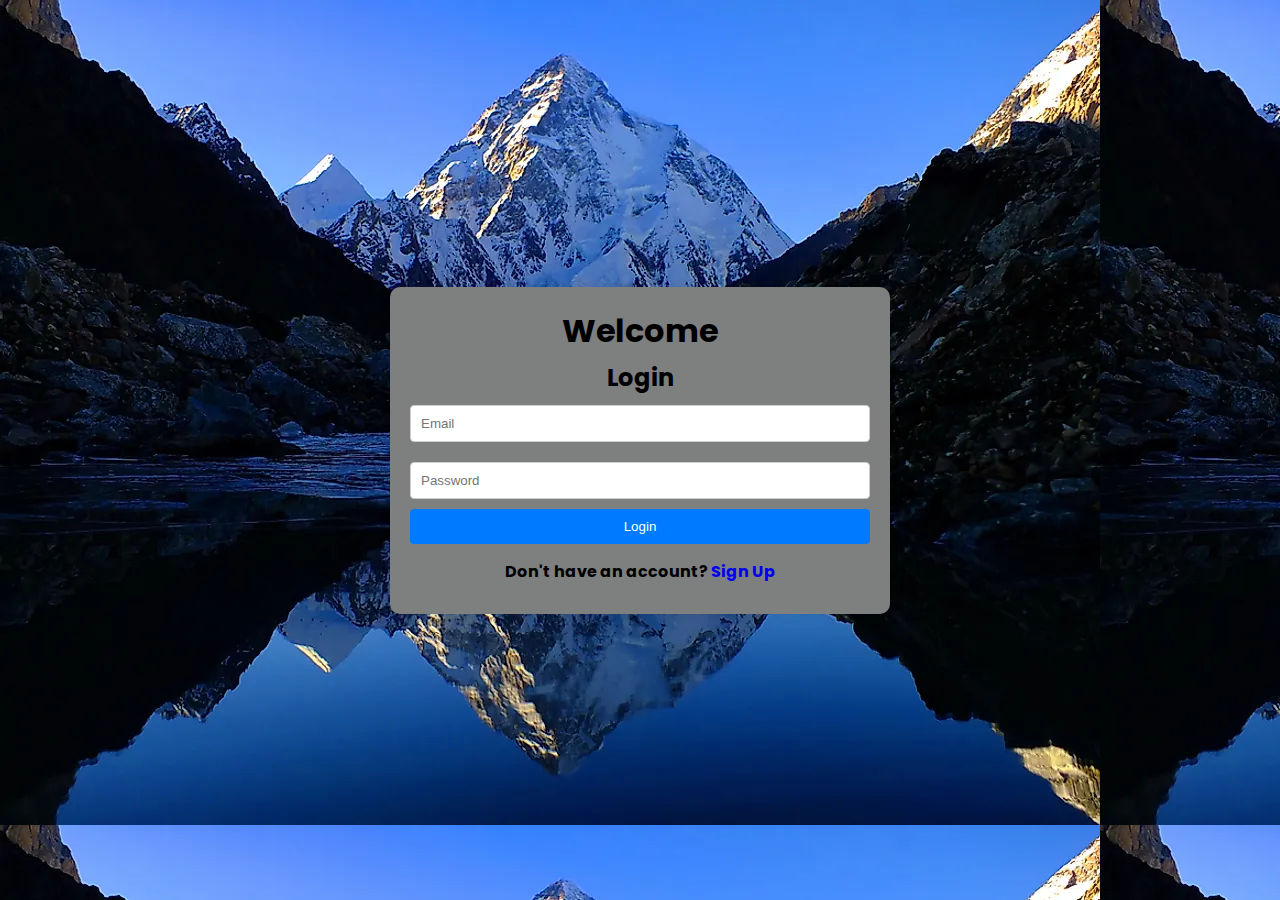
<file: account.html>
<!DOCTYPE html>
<html lang="en">
    <link rel="stylesheet" href="account.css">
<head>
    <meta charset="UTF-8">
    <meta name="viewport" content="width=device-width, initial-scale=1.0">
    <title>Login / Sign Up</title>
    <link rel="stylesheet" href="styles.css">
    <link href="https://fonts.googleapis.com/css2?family=Roboto:wght@400;700&display=swap" rel="stylesheet">
</head>
<body>
    <div class="container">
        <h1>Welcome</h1>
        <div class="form-container">
            <form id="login-form">
                <h2>Login</h2>
                <input type="email" placeholder="Email" required>
                <input type="password" placeholder="Password" required>
                <button type="submit">Login</button>
            </form>
            <div class="divider">
            <div class="switch-form">
                <p>Don't have an account? <a href="#" id="show-signup">Sign Up</a></p>
            </div>
        </div>
    </div>

    <script>
        const showSignup = document.getElementById('show-signup');
        const loginForm = document.getElementById('login-form');

        showSignup.addEventListener('click', function(e) {
            e.preventDefault();
            loginForm.innerHTML = `
                <h2>Sign Up</h2>
                <input type="text" placeholder="Full Name" required>
                <input type="email" placeholder="Email" required>
                <input type="password" placeholder="Password" required>
                <button type="submit">Sign Up</button>
            `;
            document.querySelector('.switch-form p').innerHTML = `Already have an account? <a href="#" id="show-login">Login</a>`;
            document.getElementById('show-login').addEventListener('click', function(e) {
                e.preventDefault();
                loginForm.innerHTML = `
                    <h2>Login</h2>
                    <input type="email" placeholder="Email" required>
                    <input type="password" placeholder="Password" required>
                    <button type="submit">Login</button>
                `;
                document.querySelector('.switch-form p').innerHTML = `Don't have an account? <a href="#" id="show-signup">Sign Up</a>`;
            });
        });
    </script>
</body>
</html>
</file>
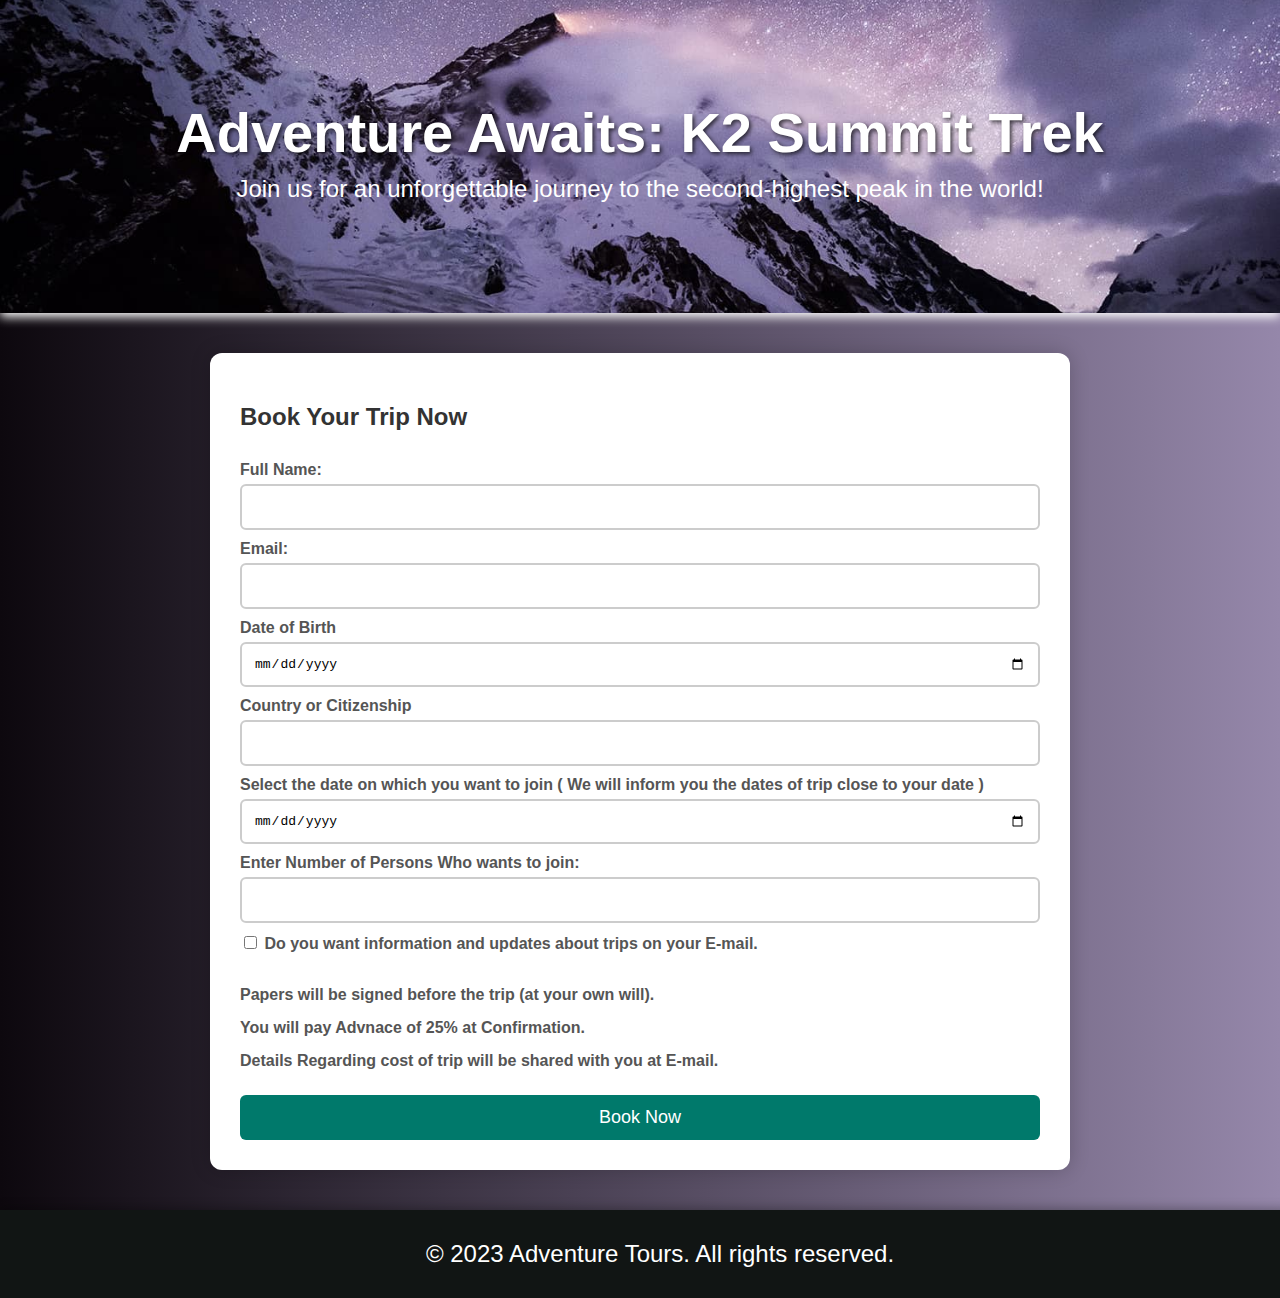
<file: book.html>
<!DOCTYPE html>
<html lang="en">
<head>
    <meta charset="UTF-8">
    <meta name="viewport" content="width=device-width, initial-scale=1.0">
    <title>Book Your K2 Summit Trip</title>
    <link rel="stylesheet" href="book.css">
</head>
<body>
    <header>
        <h1>Adventure Awaits: K2 Summit Trek</h1>
        <p>Join us for an unforgettable journey to the second-highest peak in the world!</p>
    </header>

    <div class="container">
        <form class="booking-form">
            <h2>Book Your Trip Now</h2>
            <label for="name">Full Name:</label>
            <input type="text" id="name" name="name" required>

            <label for="email">Email:</label>
            <input type="email" id="email" name="email" required>

            <label for="Date Of Birth">Date of Birth</label>
            <input type="date" id="checkin" name="checkin" required>

            <label for="Country">Country or Citizenship</label>
            <input type="text" id="Country" name="Country" required>

            <label for="checkout">Select the date on which you want to join ( We will inform you the dates of trip close to your date )</label>
            <input type="date" id="checkout" name="checkout" required>

            <label for="guests">Enter Number of Persons Who wants to join:</label>
            <input type="number" id="guests" name="guests" min="1" required>

            <label>
                <input type="checkbox" name="option1" value="value1"> Do you want information and updates about trips on your E-mail.
            </label><br>
            <label for="contract">Papers will be signed before the trip (at your own will).</label>
            <label for="Payment">You will pay Advnace of 25% at Confirmation. </label>
            <label for="payment1">Details Regarding cost of trip will be shared with you at E-mail.</label>

            <button type="button" onclick="bookNow()">Book Now</button>
        </form>
    </div>

    <footer>
        <p>&copy; 2023 Adventure Tours. All rights reserved.</p>
    </footer>

    <script>
        function bookNow() {
            // Get user input values
            const name = document.getElementById("name").value;
            const email = document.getElementById("email").value;
            const departureDate = document.getElementById("checkin").value;
            const checkoutDate = document.getElementById("checkout").value;
            const guests = document.getElementById("guests").value;

            // Store values in local storage
            localStorage.setItem('name', name);
            localStorage.setItem('email', email);
            localStorage.setItem('departureDate', departureDate);
            localStorage.setItem('checkoutDate', checkoutDate);
            localStorage.setItem('guests', guests);

            // Redirect to the thank you page
            window.location.href = "thankyou.html";
        }
    </script>
</body>
</html>
</file>
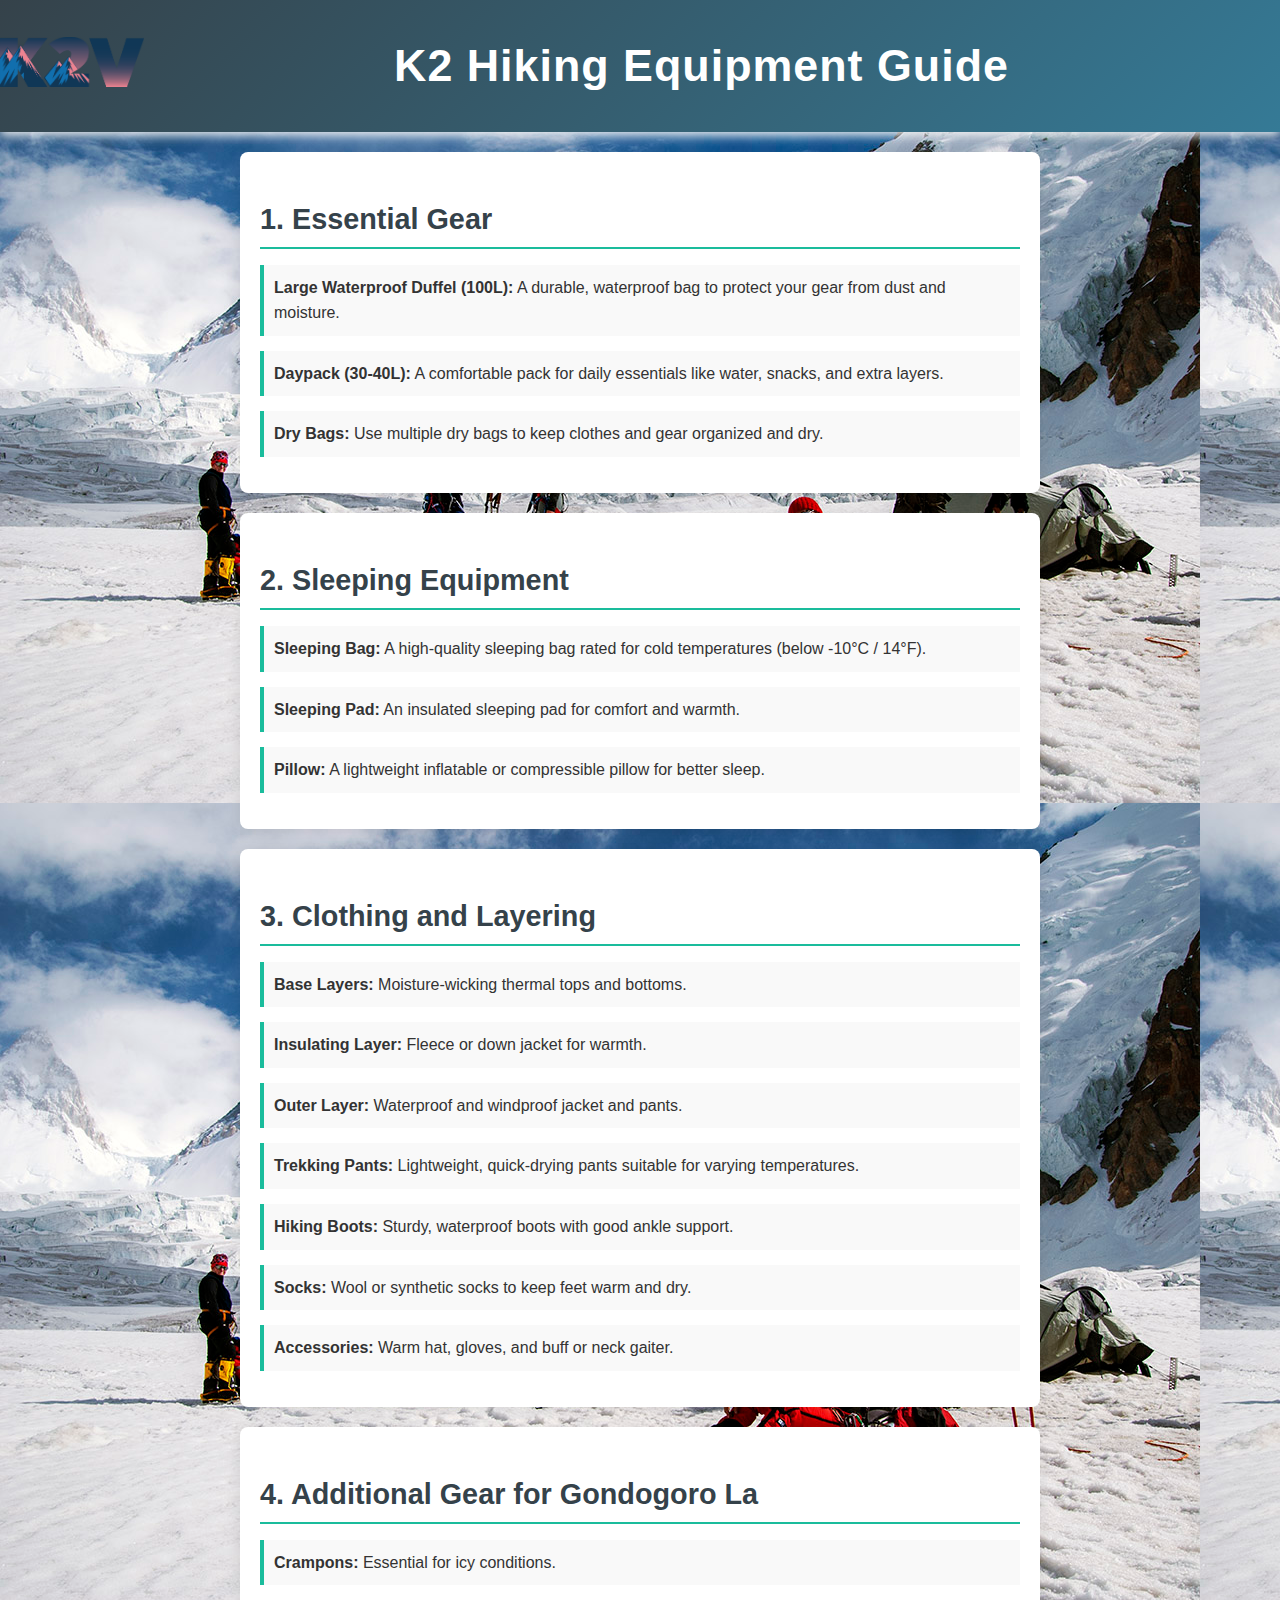
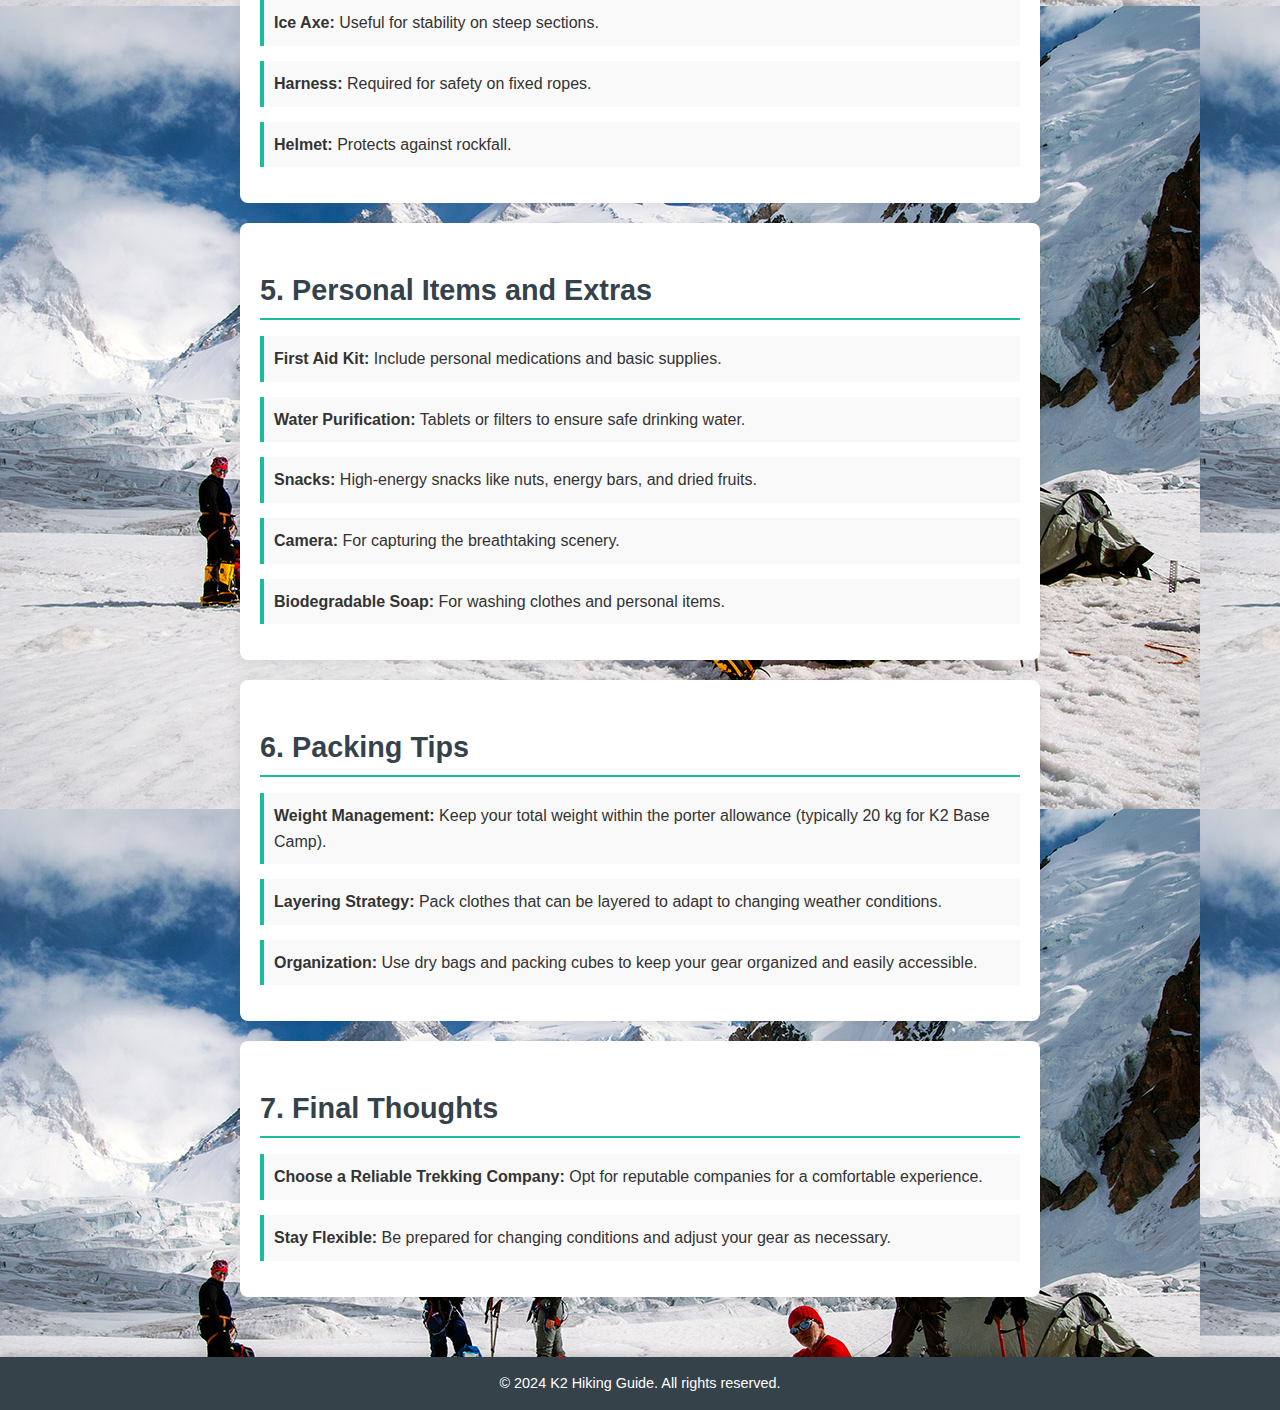
<file: equipement.html>
<!DOCTYPE html>
<html lang="en">
<head>
    <meta charset="UTF-8">
    <meta name="viewport" content="width=device-width, initial-scale=1.0">
    <link rel="stylesheet" href="equipement.css">
    <title>K2 Hiking Equipment Guide</title>
</head>
<body>

    <header>
        <div class="logo">
            <a href="index.html">
                <img src="Asset 4.png" alt="K2 Hiking Equipment Guide Logo" style="height: 50px; width: auto;">
            </a>
        </div>
        <h1>K2 Hiking Equipment Guide</h1>
    </header>

    <main>
        <section class="equipment-section">
            <h2>1. Essential Gear</h2>
            <ul>
                <li><strong>Large Waterproof Duffel (100L):</strong> A durable, waterproof bag to protect your gear from dust and moisture.</li>
                <li><strong>Daypack (30-40L):</strong> A comfortable pack for daily essentials like water, snacks, and extra layers.</li>
                <li><strong>Dry Bags:</strong> Use multiple dry bags to keep clothes and gear organized and dry.</li>
            </ul>
        </section>

        <section class="equipment-section">
            <h2>2. Sleeping Equipment</h2>
            <ul>
                <li><strong>Sleeping Bag:</strong> A high-quality sleeping bag rated for cold temperatures (below -10°C / 14°F).</li>
                <li><strong>Sleeping Pad:</strong> An insulated sleeping pad for comfort and warmth.</li>
                <li><strong>Pillow:</strong> A lightweight inflatable or compressible pillow for better sleep.</li>
            </ul>
        </section>

        <section class="equipment-section">
            <h2>3. Clothing and Layering</h2>
            <ul>
                <li><strong>Base Layers:</strong> Moisture-wicking thermal tops and bottoms.</li>
                <li><strong>Insulating Layer:</strong> Fleece or down jacket for warmth.</li>
                <li><strong>Outer Layer:</strong> Waterproof and windproof jacket and pants.</li>
                <li><strong>Trekking Pants:</strong> Lightweight, quick-drying pants suitable for varying temperatures.</li>
                <li><strong>Hiking Boots:</strong> Sturdy, waterproof boots with good ankle support.</li>
                <li><strong>Socks:</strong> Wool or synthetic socks to keep feet warm and dry.</li>
                <li><strong>Accessories:</strong> Warm hat, gloves, and buff or neck gaiter.</li>
            </ul>
        </section>

        <section class="equipment-section">
            <h2>4. Additional Gear for Gondogoro La</h2>
            <ul>
                <li><strong>Crampons:</strong> Essential for icy conditions.</li>
                <li><strong>Ice Axe:</strong> Useful for stability on steep sections.</li>
                <li><strong>Harness:</strong> Required for safety on fixed ropes.</li>
                <li><strong>Helmet:</strong> Protects against rockfall.</li>
            </ul>
        </section>

        <section class="equipment-section">
            <h2>5. Personal Items and Extras</h2>
            <ul>
                <li><strong>First Aid Kit:</strong> Include personal medications and basic supplies.</li>
                <li><strong>Water Purification:</strong> Tablets or filters to ensure safe drinking water.</li>
                <li><strong>Snacks:</strong> High-energy snacks like nuts, energy bars, and dried fruits.</li>
                <li><strong>Camera:</strong> For capturing the breathtaking scenery.</li>
                <li><strong>Biodegradable Soap:</strong> For washing clothes and personal items.</li>
            </ul>
        </section>

        <section class="equipment-section">
            <h2>6. Packing Tips</h2>
            <ul>
                <li><strong>Weight Management:</strong> Keep your total weight within the porter allowance (typically 20 kg for K2 Base Camp).</li>
                <li><strong>Layering Strategy:</strong> Pack clothes that can be layered to adapt to changing weather conditions.</li>
                <li><strong>Organization:</strong> Use dry bags and packing cubes to keep your gear organized and easily accessible.</li>
            </ul>
        </section>

        <section class="equipment-section">
            <h2>7. Final Thoughts</h2>
            <ul>
                <li><strong>Choose a Reliable Trekking Company:</strong> Opt for reputable companies for a comfortable experience.</li>
                <li><strong> Stay Flexible:</strong> Be prepared for changing conditions and adjust your gear as necessary.</li>
            </ul>
        </section>
    </main>

    <footer>
        <p>&copy; 2024 K2 Hiking Guide. All rights reserved.</p>
    </footer>

</body>
</html>
</file>
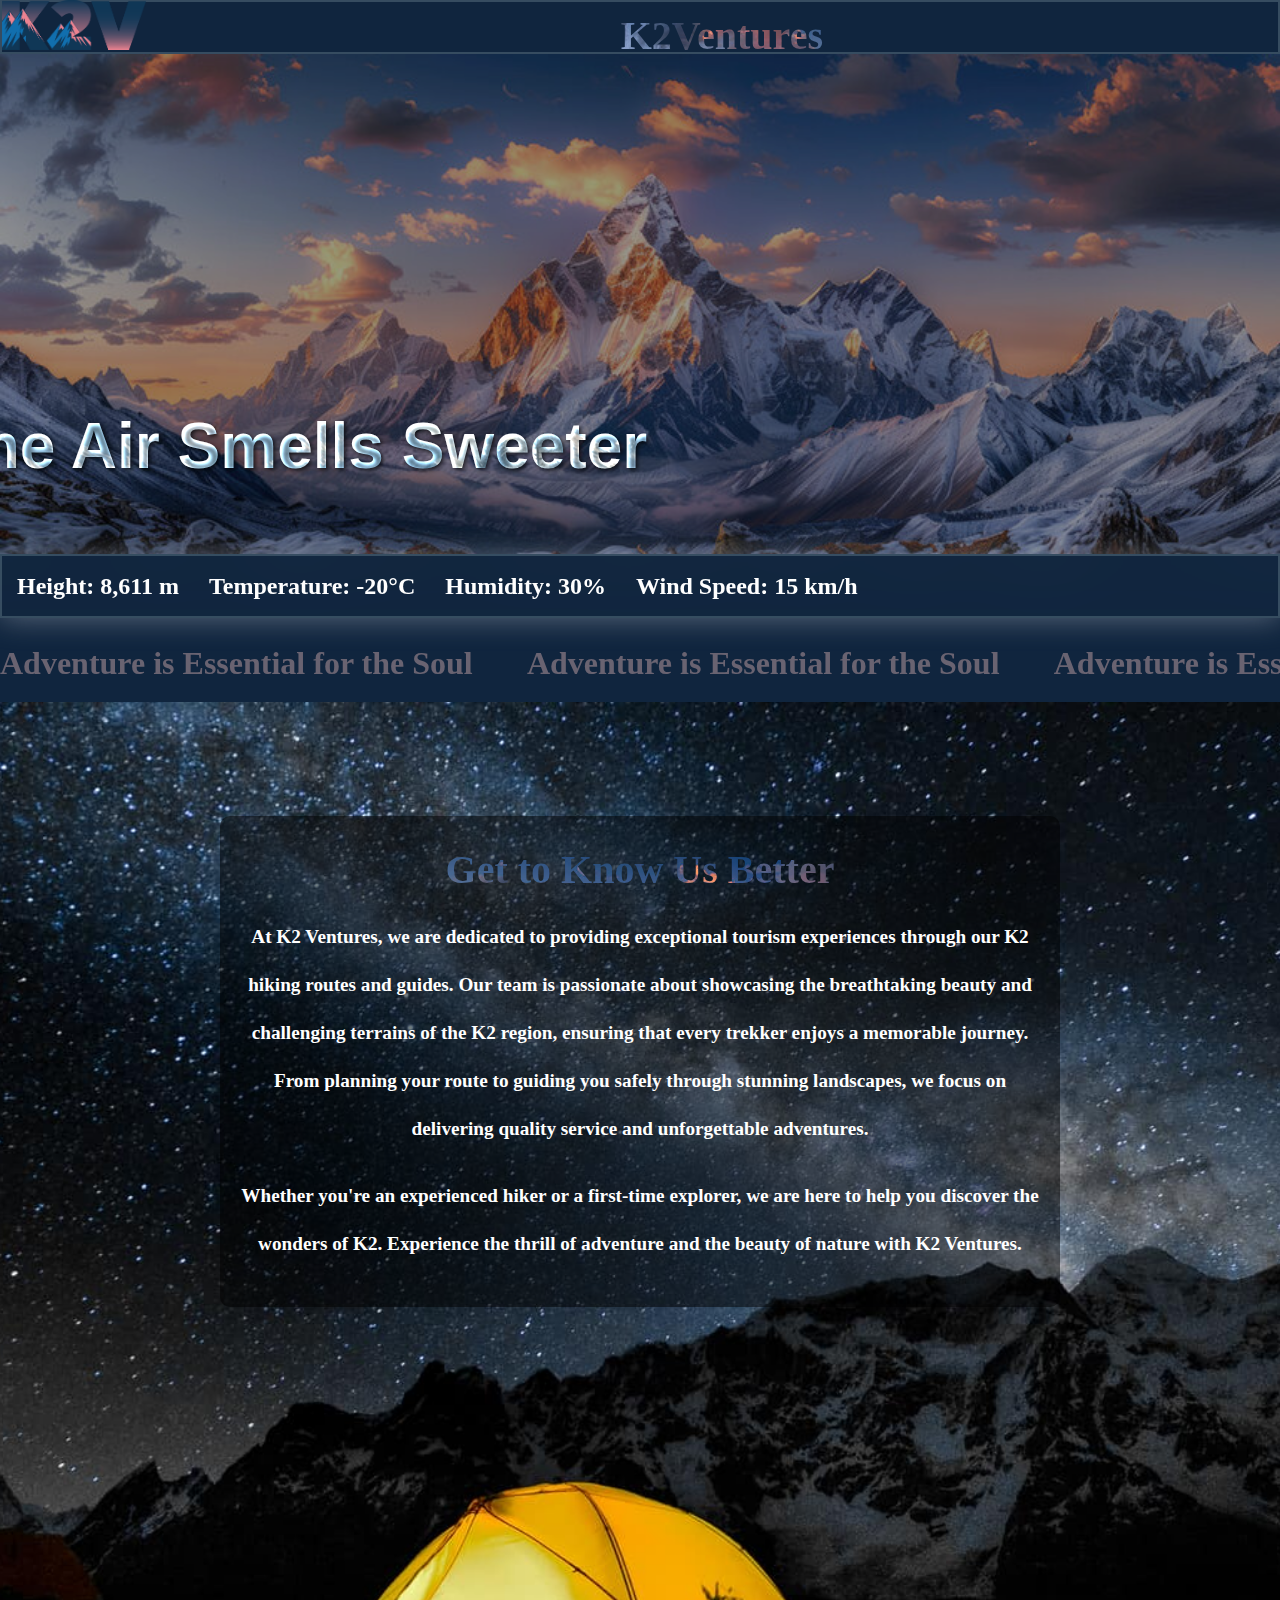
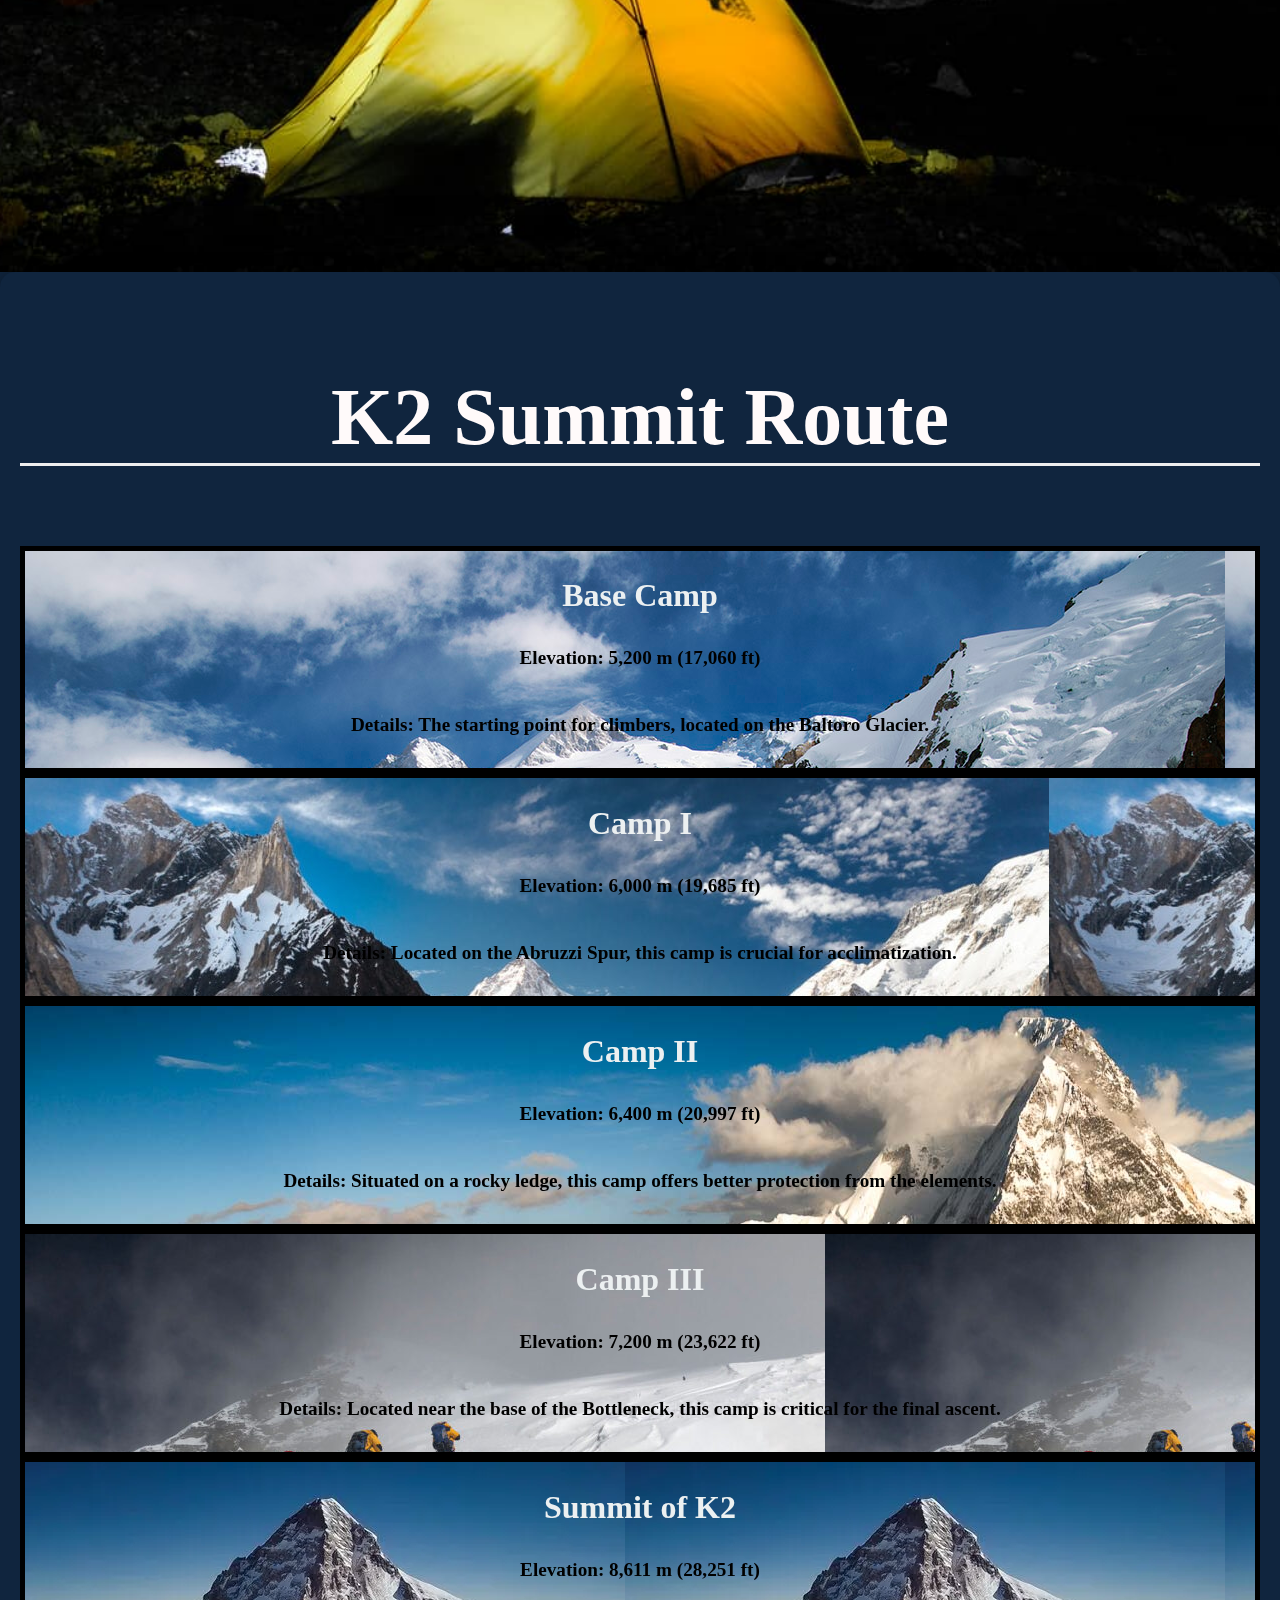
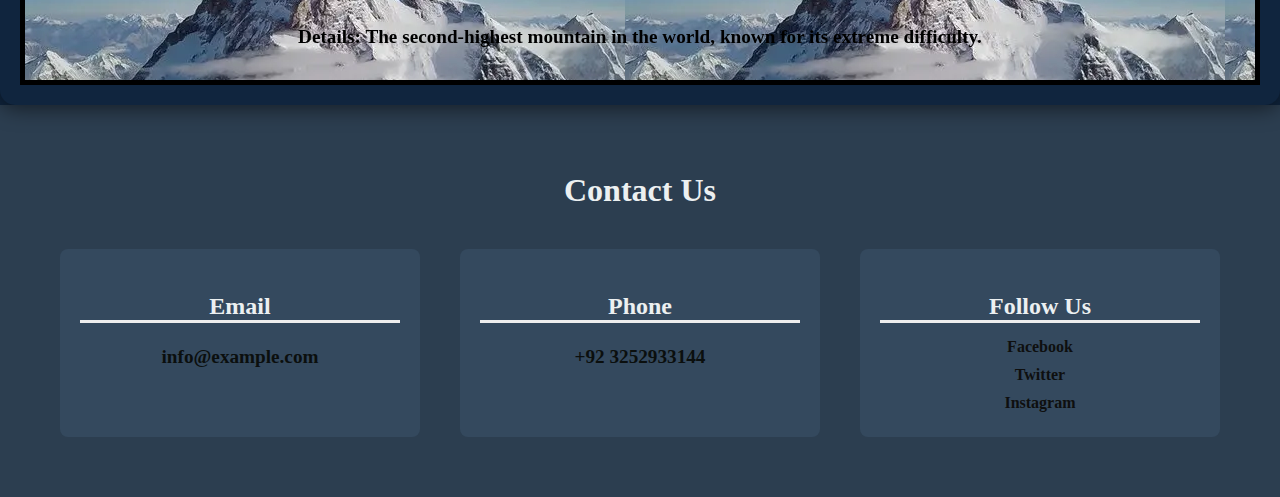
<file: k2.html>
<!DOCTYPE html>
<html lang="en">
<head>
    <meta charset="UTF-8">
    <meta name="viewport" content="width=device-width, initial-scale=1.0">
    <title>K2V</title>
    <link rel="stylesheet" href="k2.css">
</head>
<body>
    <div class="nav">
        <div class="logo">
            <a href="index.html">
                <img src="Asset 4.png" alt="K2Ventures Logo" style="height: 50px; width: auto;">
            </a>
        </div>
        <div class="text">
            <h1>K2Ventures</h1>
        </div>
    </div>

    <div class="hero">
        <img src="mount.jpg" alt="" class="darken">
    </div>

    <div class="hero_text">
        <h2>The Air Smells Sweeter</h2>
    </div>

    
        
            <div class="weather-info">
                <p><strong>Height:</strong> 8,611 m</p>
                <p><strong>Temperature:</strong> -20°C</p>
                <p><strong>Humidity:</strong> 30%</p>
                <p><strong>Wind Speed:</strong> 15 km/h</p>
            </div>
            <div class="marquee">

                <h2>
        
                    Adventure is Essential for the Soul &nbsp; &nbsp; &nbsp; 
        
                    Adventure is Essential for the Soul &nbsp; &nbsp; &nbsp; 
        
                    Adventure is Essential for the Soul &nbsp; &nbsp; &nbsp; 
        
                    Adventure is Essential for the Soul
        
                </h2>
        
            </div>
            <div class="hero-section">

                <div class="overlay">
        
                    <h1>Get to Know Us Better</h1>
        
                    <p>At K2 Ventures, we are dedicated to providing exceptional tourism experiences through our K2 hiking routes and guides. Our team is passionate about showcasing the breathtaking beauty and challenging terrains of the K2 region, ensuring that every trekker enjoys a memorable journey. From planning your route to guiding you safely through stunning landscapes, we focus on delivering quality service and unforgettable adventures.</p>
        
                    <p>Whether you're an experienced hiker or a first-time explorer, we are here to help you discover the wonders of K2. Experience the thrill of adventure and the beauty of nature with K2 Ventures.</p>
        
                </div>
        
            </div>

            <div class="container">

                <h3>K2 Summit Route</h3>
        
                <div class="route">
        
                    <div class="base-camp">
        
                        <h2>Base Camp</h2>
        
                        <p>Elevation: 5,200 m (17,060 ft)</p>
        
                        <p>Details: The starting point for climbers, located on the Baltoro Glacier.</p>
        
                    </div>
        
                    <div class="path"></div>
        
                    <div class="camp1">
        
                        <h2>Camp I</h2>
        
                        <p>Elevation: 6,000 m (19,685 ft)</p>
        
                        <p>Details: Located on the Abruzzi Spur, this camp is crucial for acclimatization.</p>
        
                    </div>
        
                    <div class="path"></div>
        
                    <div class="camp2">
        
                        <h2>Camp II</h2>
        
                        <p>Elevation: 6,400 m (20,997 ft)</p>
        
                        <p>Details: Situated on a rocky ledge, this camp offers better protection from the elements.</p>
        
                    </div>
        
                    <div class="path"></div>
        
                    <div class="camp3">
        
                        <h2>Camp III</h2>
        
                        <p>Elevation: 7,200 m (23,622 ft)</p>
        
                        <p>Details: Located near the base of the Bottleneck, this camp is critical for the final ascent.</p>
        
                    </div>
        
                    <div class="path"></div>
        
                    <div class="summit">
        
                        <h2>Summit of K2</h2>
        
                        <p>Elevation: 8,611 m (28,251 ft)</p>
        
                        <p>Details: The second-highest mountain in the world, known for its extreme difficulty.</p>
        
                    </div>
        
                </div>
        
            </div>
     
            <footer class="footer">
                <div class="footer-container">
                    <h2>Contact Us</h2>
                    <div class="contact-options">
                        <div class="contact-item">
                            <h3>Email</h3>
                            <p><a href="mailto:info@example.com">info@example.com</a></p>
                        </div>
                        <div class="contact-item">
                            <h3>Phone</h3>
                            <p><a href="tel:+1234567890">+92 3252933144</a></p>
                        </div>
                        <div class="contact-item">
                            <h3>Follow Us</h3>
                            <div class="social-media">
                                <a href="https://facebook.com" target="_blank">Facebook</a>
                                <a href="https://twitter.com" target="_blank">Twitter</a>
                                <a href="https://instagram.com" target="_blank">Instagram</a>
                            </div>
                        </div>
                    </div>
                </div>
            </footer>

    
     

</body>
</html>
</file>
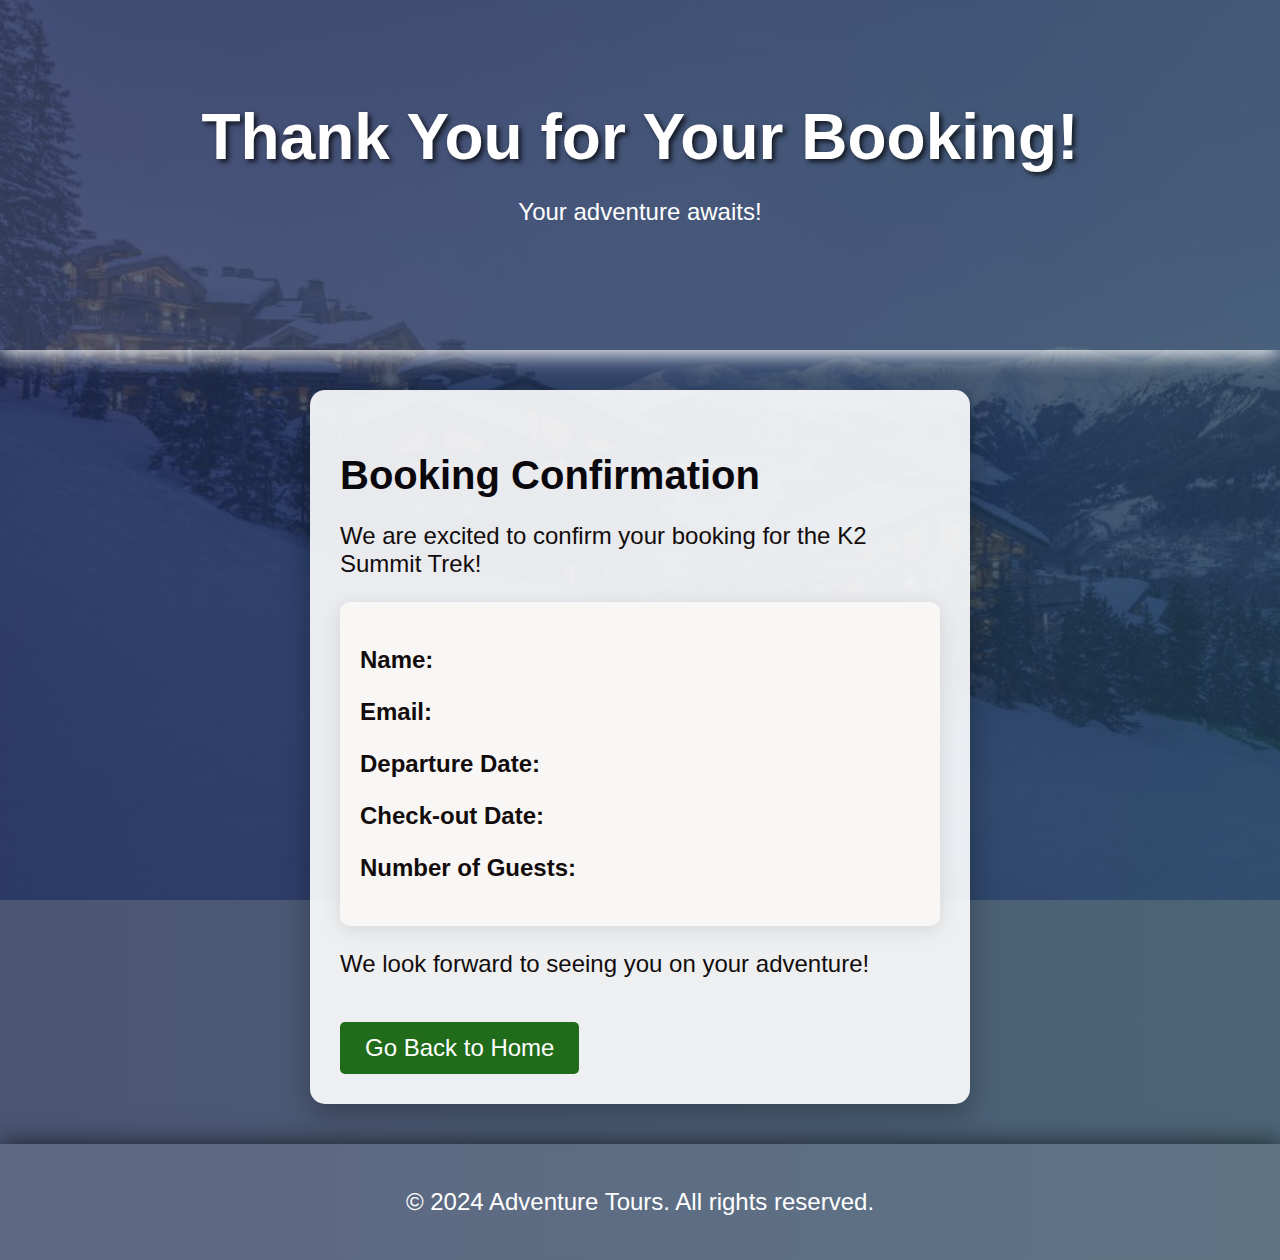
<file: thankyou.html>
<!DOCTYPE html>
<html lang="en">
<head>
    <meta charset="UTF-8">
    <meta name="viewport" content="width=device-width, initial-scale=1.0">
    <title>Thank You for Your Booking!</title>
    <link rel="stylesheet" href="thankyou.css">
</head>
<body>
    <header>
        <h1>Thank You for Your Booking!</h1>
        <p>Your adventure awaits!</p>
    </header>

    <div class="container">
        <h2>Booking Confirmation</h2>
        <p>We are excited to confirm your booking for the K2 Summit Trek!</p>
        <div class="booking-details">
            <p><strong>Name:</strong> <span id="user-name"></span></p>
            <p><strong>Email:</strong> <span id="user-email"></span></p>
            <p><strong>Departure Date:</strong> <span id="departure-date"></span></p>
            <p><strong>Check-out Date:</strong> <span id="checkout-date"></span></p>
            <p><strong>Number of Guests:</strong> <span id="guest-count"></span></p>
        </div>
        <p>We look forward to seeing you on your adventure!</p>
        <button onclick="goBack()">Go Back to Home</button>
    </div>

    <footer>
        <p>&copy; 2024 Adventure Tours. All rights reserved.</p>
    </footer>

    <script>
        // Retrieve values from local storage
        document.getElementById("user-name").innerText = localStorage.getItem('name');
        document.getElementById("user-email").innerText = localStorage.getItem('email');
        document.getElementById("departure-date").innerText = localStorage.getItem('departureDate');
        document.getElementById("checkout-date").innerText = localStorage.getItem('checkoutDate');
        document.getElementById("guest-count").innerText = localStorage.getItem('guests');

        function goBack() {
            window.location.href = "index.html"; // Redirect to the home page
        }
    </script>
</body>
</html>
</file>
<file: account.css>
body {
    font-family: 'Roboto', sans-serif;
    background-image: url(log.webp);
    display: flex;
    justify-content: center;
    align-items: center;
    height: 100vh;
    margin: 0;
}

.container {
    background: #7e8080;
    padding: 20px;
    border-radius: 10px;
    box-shadow: 0 0 10px rgba(0, 0, 0, 0.1);
    width: 500px;
    text-align: center;
}

h1 {
    margin-bottom: 20px;
}

.form-container {
    margin-top: -15px;
}

input {
    width: 100%;
    padding: 10px;
    margin: 10px 0;
    border: 1px solid #ccc;
    border-radius: 4px;
}

button {
    width: 100%;
    padding: 10px;
    background-color: #007bff;
    color: white;
    border: none;
    border-radius: 4px;
    cursor: pointer;
}

button:hover {
    background-color: #0056b3;
}

.divider {
    margin: 10px 0;
    font-weight: bold;
}

.google-btn {
    background-color: #db4437;
    color: white;
    border: none;
    border-radius: 4px;
    padding: 10px;
    cursor: pointer;
    width: 100%;
}

.google-btn:hover {
    background-color: #c13527;
}

.switch-form {
    margin-top: 15px;
}
</file>
<file: styles.css>
@import url("https://fonts.googleapis.com/css2?family=Playfair+Display:wght@400;500;600&family=Poppins:wght@400;500;600;700&display=swap");


:root {
  --primary-color: #233d49;
  --secondary-color: #80690c;
  --text-light: #cbd5e1;
  --white: #112437;
  --max-width: 1200px;
  --header-font: "Playfair Display", serif;
}

* {
  padding: 0;
  margin: 0;
  box-sizing: border-box;
}

.section__container {
  max-width: var(--max-width);
  margin: auto;
  padding: 5rem 1rem;
}

.section__subheader {
  position: relative;
  isolation: isolate;
  margin-bottom: 1rem;
  padding-left: 5rem;
  font-size: 0.9rem;
  font-weight: 600;
  letter-spacing: 2px;
  color: var(--secondary-color);
}

.section__subheader::before {
  position: absolute;
  content: "";
  top: 50%;
  left: 0;
  transform: translateY(-50%);
  height: 2px;
  width: 4rem;
  background-color: var(--secondary-color);
}

.section__subheader::after {
  position: absolute;
  top: 50%;
  left: 0;
  transform: translate(-60%, -50%);
  font-size: 8rem;
  font-weight: 600;
  color: var(--white);
  opacity: 0.1;
  z-index: -1;
}

.section__header {
  margin-bottom: 1rem;
  font-size: 3rem;
  font-weight: 400;
  font-family: var(--header-font);
  color: var(--white);
}

.btn {
  padding: 0.75rem 1.5rem;
  outline: none;
  border: none;
  display: flex;
  align-items: center;
  gap: 10px;
  font-size: 1rem;
  color: var(--white);
  background-color: transparent;
  border-radius: 5px;
  transition: 0.3s;
  cursor: pointer;
}

.btn:hover {
  background-color: rgba(10, 30, 39, 0.5);
}

.logo a {
  font-size: 1.5rem;
  font-weight: 600;
  font-family: var(--header-font);
  color: var(--white);
}

img {
  display: flex;
  width: 50%;
}

a {
  text-decoration: none;
  transition: 0.3s;
}

html,
body {
  scroll-behavior: smooth;
}

body {
  font-family: "Poppins", sans-serif;
}

.header {
  position: relative;
  height: 100vh;
}

.header::before {
  position: absolute;
  content: "";
  top: 0;
  left: 0;
  width: 100%;
  height: calc(100% + 15rem);
  background-image: radial-gradient(
      rgba(255, 255, 255, 0),
      var(--primary-color)
    ),
    url("assets/header-1.jpg");
  background-size: cover;
  background-position: center center;
  background-repeat: no-repeat;
  z-index: -1;
}

nav {
  position: relative;
  max-width: var(--max-width);
  margin: auto;
  padding: 1rem;
  z-index: 9;
}

.nav__bar {
  display: flex;
  align-items: center;
  justify-content: space-between;
}

.nav__links {
  position: absolute;
  right: 1rem;
  top: 68px;
  width: calc(100% - 2rem);
  max-width: 350px;
  padding: 2rem;
  list-style: none;
  align-items: center;
  justify-content: center;
  flex-direction: column;
  gap: 2rem;
  background-color: rgba(10, 30, 39, 0.8);
  border-radius: 10px;
  display: none;
}

.nav__links.open {
  display: flex;
  animation: show-nav 0.3s linear forwards;
}

.nav__links.close {
  animation: hide-nav 0.3s linear forwards;
}

@keyframes show-nav {
  0% {
    opacity: 0;
  }
  100% {
    opacity: 1;
  }
}

@keyframes hide-nav {
  0% {
    opacity: 1;
  }
  100% {
    opacity: 0;
  }
}

.nav__links a {
  font-weight: 500;
  color: var(--white);
}

.nav__links a:hover {
  color: var(--secondary-color);
}

.nav__menu__btn {
  font-size: 1.5rem;
  color: var(--white);
  cursor: pointer;
}

.nav__action__btn {
  display: none;
}

.header__container {
  position: relative;
  isolation: isolate;
  height: calc(100% - 75px);
  display: flex;
  align-items: center;
  justify-content: center;
}

.header__content {
  max-width: 700px;
}

.header__content .section__header {
  font-size: 4rem;
  font-weight: 600;
  line-height: 5rem;
}

.header__content a {
  color: var(--white);
}

.header__content a:hover {
  color: var(--secondary-color);
}

.header__socials {
  position: absolute;
  left: 0;
  align-items: center;
  gap: 1rem;
  color: var(--white);
  transform: translateX(calc(-50% + 1rem)) rotate(90deg);
  display: none;
}

.header__socials a {
  font-size: 1.2rem;
  color: var(--white);
  transform: rotate(-90deg);
}

.header__socials a:hover {
  color: var(--secondary-color);
}

.about {
  background-image: linear-gradient(
    to bottom,
    rgba(255, 255, 255, 0),
    var(--primary-color) 8rem
  );
  overflow: hidden;
}

.about__container {
  padding-top: 0;
  display: grid;
  gap: 5rem 2rem;
  overflow: hidden;
}

.about__image img {
  max-width: 400px;
  margin-inline: auto;
  border-radius: 5px;
  box-shadow: 5px 5px 30px rgba(0, 0, 0, 0.4);
}

.about__content-1 .section__subheader::after {
  content: "01";
}

.about__content-2 .section__subheader::after {
  content: "02";
}

.about__content-3 .section__subheader::after {
  content: "03";
}

.about__content p {
  margin-bottom: 1.5rem;
  color: var(--text-light);
}

.about__content a {
  display: flex;
  align-items: center;
  gap: 10px;
  color: var(--secondary-color);
}

.about__content a span {
  transition: 0.3s;
}

.about__content a:hover span {
  transform: translateX(10px);
}

.footer {
  background-color: var(--primary-color);
}

.footer__container {
  display: grid;
  gap: 4rem 2rem;
}

.footer__col:first-child {
  max-width: 300px;
}

.footer__logo {
  margin-bottom: 1rem;
}

.footer__col p {
  color: var(--text-light);
}

.footer__col h4 {
  margin-bottom: 1rem;
  font-size: 1rem;
  font-weight: 600;
  color: var(--secondary-color);
}

.footer__links {
  list-style: none;
  display: grid;
  gap: 1rem;
}

.footer__links a {
  color: var(--text-light);
}

.footer__links a:hover {
  color: var(--secondary-color);
}

.footer__bar {
  padding: 1rem;
  font-size: 0.9rem;
  color: var(--text-light);
  text-align: center;
}

@media (width > 768px) {
  .nav__logo {
    flex: 1;
  }

  .nav__links {
    position: static;
    padding: 0;
    display: flex;
    flex-direction: row;
    background-color: transparent;
  }

  .nav__menu__btn {
    display: none;
  }

  .nav__action__btn {
    justify-content: flex-end;
    display: flex;
    flex: 1;
  }

  .header__container {
    height: calc(100% - 10rem);
  }

  .header__socials {
    display: flex;
  }

  .about__container {
    grid-template-columns: repeat(2, 1fr);
    align-items: center;
    gap: 10rem 2rem;
  }

  .about__image-1 {
    grid-area: 1/2/2/3;
  }

  .about__image-3 {
    grid-area: 3/2/4/3;
  }

  .about__content {
    margin-left: 6rem;
  }

  .footer__container {
    grid-template-columns: 2fr 1fr 1fr;
  }
}
</file>
<file: book.css>
/* General Styles */
body {
    font-family: 'Arial', sans-serif;
    background: linear-gradient(to right, #0d080e, #9587aa);
    margin: 0;
    padding: 0;
    color: #333;
    overflow-x: hidden; /* Prevent horizontal scroll */
}

header {
    background: url('book.jpg') no-repeat center center/cover;
    color: white;
    text-align: center;
    padding: 100px 20px;
    box-shadow: 0 4px 10px rgb(255, 255, 255);
    animation: fadeIn 1.5s ease-in;
}

@keyframes fadeIn {
    from {
        opacity: 0;
    }
    to {
        opacity: 1;
    }
}

h1 {
    font-size: 3.5em;
    margin: 0;
    text-shadow: 2px 2px 4px rgba(0, 0, 0, 0.7);
    animation: bounce 1s infinite alternate;
}

@keyframes slip {
    0% { transform: translateY(0); }
    100% { transform: translateY(-10px); }
}

p {
    font-size: 1.5em;
    margin: 10px 0;
}

/* Container Styles */
.container {
    max-width: 800px;
    margin: 40px auto;
    padding: 30px;
    background: white;
    border-radius: 12px;
    box-shadow: 0 0 20px rgba(0, 0, 0, 0.2);
    animation: slideIn 0.5s ease-in-out;
}

@keyframes slideIn {
    from {
        transform: translateY(20px);
        opacity: 0;
    }
    to {
        transform: translateY(0);
        opacity: 1;
    }
}

/* Trip Details Styles */
.trip-details {
    margin-bottom: 30px;
}

.trip-details h2 {
    color: #00796b;
    border-bottom: 2px solid #00796b;
    padding-bottom: 10px;
    transition: color 0.3s;
    font-size: 2em;
}

.trip-details h2:hover {
    color: #004d40;
    text-shadow: 1px 1px 2px rgba(0, 0, 0, 0.5);
}

.trip-details p {
    font-size: 1.1em;
    line-height: 1.6;
}

.trip-details ul {
    margin: 10px 0;
    padding-left: 20px;
}

/* Booking Form Styles */
.booking-form {
    display: flex;
    flex-direction: column;
}

label {
    margin: 10px 0 5px;
    color: #555;
    font-weight: bold;
}

input[type="text"],
input[type="email"],
input[type="date"],
input[type="number"] {
    padding: 12px;
    border: 2px solid #ccc;
    border-radius: 6px;
    font-size: 1em;
    transition: border-color 0.3s, box-shadow 0.3s;
}

input[type="text"]:focus,
input[type="email"]:focus,
input[type="date"]:focus,
input[type="number"]:focus {
    border-color: #000505;
    outline: none;
    box-shadow: 0 0 5px rgba(0, 121, 107, 0.5);
}

/* Button Styles */
button {
    margin-top: 20px;
    padding: 12px;
    background-color: #00796b;
    color: white;
    border: none;
    border-radius: 6px;
    cursor: pointer;
    font-size: 18px;
    transition: background-color 0.3s, transform 0.2s, box-shadow 0.3s;
    position: relative;
    overflow: hidden;
}

button::after {
    content: '';
    position: absolute;
    top: 50%;
    left: 50%;
    width: 300%;
    height: 300%;
    background: rgba(255, 255, 255, 0.2);
    border-radius: 50%;
    transform: translate(-50%, -50%) scale(0);
    transition: transform 0.5s ease;
    z-index: 0;
}

button :hover::after {
    transform: translate(-50%, -50%) scale(1);
}

button:hover {
    background-color: #004d40;
    transform: translateY(-2px);
    box-shadow: 0 4px 10px rgba(0, 0, 0, 0.3);
}

/* Footer Styles */
footer {
    text-align: center;
    padding: 20px;
    background-color: #111514;
    color: white;
    position: relative;
    bottom: 0;
    width: 100%;
    margin-top: 40px;
    box-shadow: 0 -2px 10px rgba(0, 0, 0, 0.3);
}

/* Animation for Footer */
footer {
    animation: fadeInUp 0.5s ease-in-out;
}

@keyframes fadeInUp {
    from {
        transform: translateY(20px);
        opacity: 0;
    }
    to {
        transform: translateY(0);
        opacity: 1;
    }
}

/* Responsive Styles */
@media (max-width: 600px) {
    h1 {
        font-size: 2.5em;
    }

    p {
        font-size: 1.2em;
    }

    .container {
        padding: 20px;
    }

    button {
        font-size: 16px;
        padding: 10px;
    }
}
</file>
<file: equipement.css>
/* General Styles */
body {
    font-family: 'Arial', sans-serif;
    line-height: 1.6;
    margin: 0;
    padding: 0;
    background-color: #eaeaea;
    color: #333;
    background-image: url(equip.jpg);
}

header {
    display: flex;
    align-items: center; /* Aligns items vertically */
}

.logo {
    margin-right: 20px; /* Space between logo and header text */
}

/* Header Styles */
header {
    background: linear-gradient(135deg, #35424a, #357a96);
    color: #ffffff;
    padding: 30px 0;
    text-align: center;
    box-shadow: 0 4px 10px rgba(249, 247, 247, 0.926);
}

h1 {
    margin: 0;
    font-size: 2.8em;
    letter-spacing: 1px;
    margin-left: 18%;
}

/* Main Content Styles */
main {
    padding: 20px;
    max-width: 800px;
    margin: auto;
}

/* Equipment Section Styles */
.equipment-section {
    background: #ffffff;
    border-radius: 8px;
    margin-bottom: 20px;
    padding: 20px;
    box-shadow: 0 2px 15px rgba(0, 0, 0, 0.1);
    transition: transform 0.3s, box-shadow 0.3s;
}

.equipment-section:hover {
    transform: translateY(-5px);
    box-shadow: 0 4px 20px rgba(0, 0, 0, 0.2);
}

h2 {
    color: #35424a;
    margin-bottom: 15px;
    font-size: 1.8em;
    border-bottom: 2px solid #1abc9c;
    padding-bottom: 5px;
}

/* List Styles */
ul {
    list-style-type: none;
    padding: 0;
}

li {
    margin: 15px 0;
    padding: 10px;
    border-left: 4px solid #1abc9c;
    background: #f9f9f9;
    transition: background 0.3s, transform 0.3s;
}

li:hover {
    background: #e0f7f7;
    transform: translateX(5px);
}

/* Footer Styles */
footer {
    text-align: center;
    padding: 15px 0;
    background: #35424a;
    color: #ffffff;
    position: relative;
    bottom: 0;
    width: 100%;
    margin-top: 20px;
    box-shadow: 0 -2px 10px rgba(0, 0, 0, 0.2);
}

footer p {
    margin: 0;
    font-size: 0.9em;
}
</file>
<file: k2.css>
body{
    margin: 0;
    padding: 0;
    background-color: #10253e;
    
}

.nav {
    display: flex;
    align-items: center; /* Aligns items vertically */
}

.logo {
    margin-right: 20px; /* Space between logo and text */
}

.nav{
    border-style: none;
    border-width:100%;
    background-color: #10253e;
    height: 50px; 
    margin-top: 0px;
    backdrop-filter: blur(30px);
    box-shadow: 0px 0px 30px rgba(227, 228, 237, 0.37);
    border: 2px solid rgba(225,255,255,0.18);
   
}

.text{
    text-align: center;
    margin: auto;
}

h1{
    font-size: 35px;
    font-family: 'Times New Roman', Times, serif;
    color: #807c5c;
    margin: 0px;
    margin-top: 10px;
    background-image: url(mount.jpg);
    -webkit-text-fill-color: transparent;
    -webkit-background-clip: text;

}

.hero{
    margin: 0px;
}

.hero {
    position: relative;
    width: 100%;
    height: 500px; 
    overflow: hidden;
}

.hero img {
    width: 100%;
    height: auto; 
    object-fit: cover; 
}

.darken {
    filter: brightness(0.6);
}
.hero_text{
    margin-top: -20px;
}
        /* Style for the overlay text */
        .hero_text {
            position: absolute; /* Position absolute to overlay on the image */
            top: 50%; /* Center vertically */
            left: 23%; /* Center horizontally */
            transform: translate(-50%, -50%); /* Adjust position to center */
            color: white;
            font-family: 'Arial', sans-serif; 
            font-size: 2em;
            text-align: left;
            text-shadow: 2px 2px 4px rgba(0, 0, 0, 0.7);  
             background-image: url(smokytext.avif);
            -webkit-text-fill-color: transparent;
            -webkit-background-clip: text;
            filter: brightness(2.6); 
            

        }



     
        
     
        
      
        
        .weather-info {
            display: flex; 
            flex-direction: row; 
            backdrop-filter: blur(30px);
            box-shadow: 0px 0px 30px rgba(227, 228, 237, 0.37);
            border: 2px solid rgba(225,255,255,0.18)
        }
        
        .weather-info p {
            color:#fff;
            margin: 0 15px; 
            font-size: 1.5em;
        }

        .route{
            border-style: none;
            width: 100%;
            margin-top: 30px;
        }

        #guide{
            text-align: center;

        }

        .marquee {

            width: 100%; /* Full width */
        
            overflow: hidden; /* Hide overflow */
        
            white-space: nowrap; /* Prevent text from wrapping */
        
            position: relative; /* Position relative for absolute child */
        
        }
        
        
        .marquee h2 {
        
            display: inline-block; /* Make the h1 inline-block */
        
            font-size: 2em;
        
            animation: scroll 12s linear infinite; /* Animation properties */
            color: #696371;
        
        }
        
        
        @keyframes scroll {
        
            0% {
        
                transform: translateX(100%); /* Start off-screen to the right */
        
            }
        
            100% {
        
                transform: translateX(-80%); /* End off-screen to the left */
        
            }
        
        }
        

        .hero-section {

            background-image: url('base.jpg'); /* Replace with your image path */
        
            background-size: cover;
        
            background-position: center;
        
            height: 130vh; /* Full height */
        
            display: flex;
        
            align-items: center;
        
            justify-content: center;
        
            position: relative;
        
            color: white;
        
        }
        
        
        .overlay {
        
            background: rgba(0, 0, 0, 0.5); /* Semi-transparent background */
        
            padding: 20px;
        
            border-radius: 10px;
        
            text-align: center;
        
            max-width: 800px; /* Limit the width of the text */
            margin-top: -450px;
        }
        
        
        h1 {
        
            font-size: 2.5em;
        
            margin-bottom: 20px;
        
        }
        
        
        p {
        
            font-size: 1.2em;
        
            line-height: 2.5;
            font-weight: bolder;
        
        }


        .container{
            background-color: #10253e;
        }

     
        
        .container {
            text-align: center;
            position: relative;
            padding: 20px;
            border-radius: 15px;
            box-shadow: 0 4px 20px rgba(0, 0, 0, 0.5);
            background:#10253e; /* Light background for contrast */
            transition: transform 0.3s, box-shadow 0.3s;
        }
        
        .container:hover {
            transform: scale(1.05); /* Slight zoom on hover */
            box-shadow: 0 8px 40px rgba(0, 0, 0, 0.7); /* Enhanced shadow on hover */
        }
        
        h3{
            font-size: 80px;
            border-bottom: inset;
            color: snow;

        }

        .base-camp{
         background-image: url(camp.jpg);
         border: 5px solid;
        }

        .camp1{
            background-image: url(1.jpg);
            border: 5px solid;
        }


        .camp2{
            background-image: url(2.jpg);
            border: 5px solid;

        }

        .camp3{
            background-image: url(3.jpg);
            border: 5px solid;
        }

        .summit{
            background-image: url(summit.webp);
            border: 5px solid;
        }



       
.footer {
    background-color: #2c3e50;
    color: #ecf0f1;
    padding: 40px 0;
    text-align: center;
}

.footer-container {
    max-width: 1200px;
    margin: 0 auto;
    padding: 0 20px;
}

h2 {
    margin-bottom: 20px;
    font-size: 2em;
    color: #ecf0f1;
}

.contact-options {
    display: flex;
    justify-content: space-around;
    flex-wrap: wrap;
}

.contact-item {
    margin: 20px;
    flex: 1;
    min-width: 200px;
    padding: 20px;
    background-color: #34495e;
    border-radius: 8px;
    transition: transform 0.3s, box-shadow 0.3s;
}

.contact-item:hover {
    transform: translateY(-5px);
    box-shadow: 0 4px 20px rgba(0, 0, 0, 0.2);
}

.contact-item h3 {
    margin-bottom: 10px;
    font-size: 1.5em;
    color: #ecf0f1;
}

.contact-item p {
    margin: 0;
}

.contact-item a {
    color: #0b0f0e;
    text-decoration: none;
    font-weight: bold;
    transition: color 0.3s;
}

.contact-item a:hover {
    color: #597a7e;
    text-decoration: underline;
}

.social-media {
    display: flex;
    flex-direction: column;
}

.social-media a {
    margin: 5px 0;
    color: #0e0f0f;
    text-decoration: none;
    font-weight: bold;
    transition: color 0.3s;
}

.social-media a:hover {
    color: #597a7e;
    text-decoration: underline;
}
</file>
<file: thankyou.css>
/* General Styles */
body {
    font-family: 'Arial', sans-serif;
    background:linear-gradient(to right, rgba(30, 43, 81, 0.8), rgba(31, 62, 85, 0.8)), url('thankyou.jpg') no-repeat center center fixed; /* Add your background image */
    background-size: cover; /* Cover the entire background */
    margin: 0;
    padding: 0;
    color: #130c0c; /* White text for better contrast */
    overflow-x: hidden; /* Prevent horizontal scroll */
}

header {
    background: rgba(255, 255, 255, 0.1); /* Slightly transparent background */
    color: #fff;
    text-align: center;
    padding: 100px 20px; /* Increased padding for a more spacious look */
    box-shadow: 0 4px 20px rgb(253, 252, 252);
    animation: fadeIn 1s ease-in;
}

@keyframes fadeIn {
    from {
        opacity: 0;
        transform: translateY(-20px); /* Slide in from above */
    }
    to {
        opacity: 1;
        transform: translateY(0);
    }
}

h1 {
    font-size: 4em; /* Larger font size */
    margin: 0;
    text-shadow: 3px 3px 5px rgba(0, 0, 0, 0.7);
}

p {
    font-size: 1.5em;
}

/* Container Styles */
.container {
    max-width: 600px;
    margin: 40px auto;
    padding: 30px;
    background: rgba(255, 255, 255, 0.9); /* Light background for contrast */
    border-radius: 15px; /* More rounded corners */
    box-shadow: 0 10px 30px rgba(0, 0, 0, 0.3);
    animation: slideIn 0.5s ease-in-out;
}

@keyframes slideIn {
    from {
        transform: translateY(20px);
        opacity: 0;
    }
    to {
        transform: translateY(0);
        opacity: 1;
    }
}

h2 {
    color: #0a080d; /* Use a vibrant color */
    margin-bottom: 20px;
    font-size: 2.5em; /* Larger subheading */
}

.booking-details {
    background: #f8f7f5; /* Soft background for details */
    padding: 20px;
    border-radius: 10px;
    margin: 20px 0;
    box-shadow: 0 4px 20px rgba(0, 0, 0, 0.1);
}

/* Button Styles */
button {
    margin-top: 20px;
    padding: 12px 25px; /* Increased padding for a more substantial button */
    background: #216c1a; /* A vibrant coral color */
    color: white;
    border: none;
    border-radius: 5px;
    font-size: 1.5em; /* Larger font size */
    cursor: pointer;
    transition: background 0.3s ease, transform 0.2s ease; /* Added transform transition */
}

button:hover {
    background: #f5f3f2; /* Darker coral on hover */
    transform: translateY(-2px); /* Slight lift effect */
}

/* Footer Styles */
footer {
    background: rgba(255, 255, 255, 0.1);
    color: #fff;
    text-align: center;
    padding: 20px;
    box-shadow: 0 -4px 20px rgba(0, 0, 0, 0.5);
    animation: fadeIn 1s ease-in;
}
</file>
